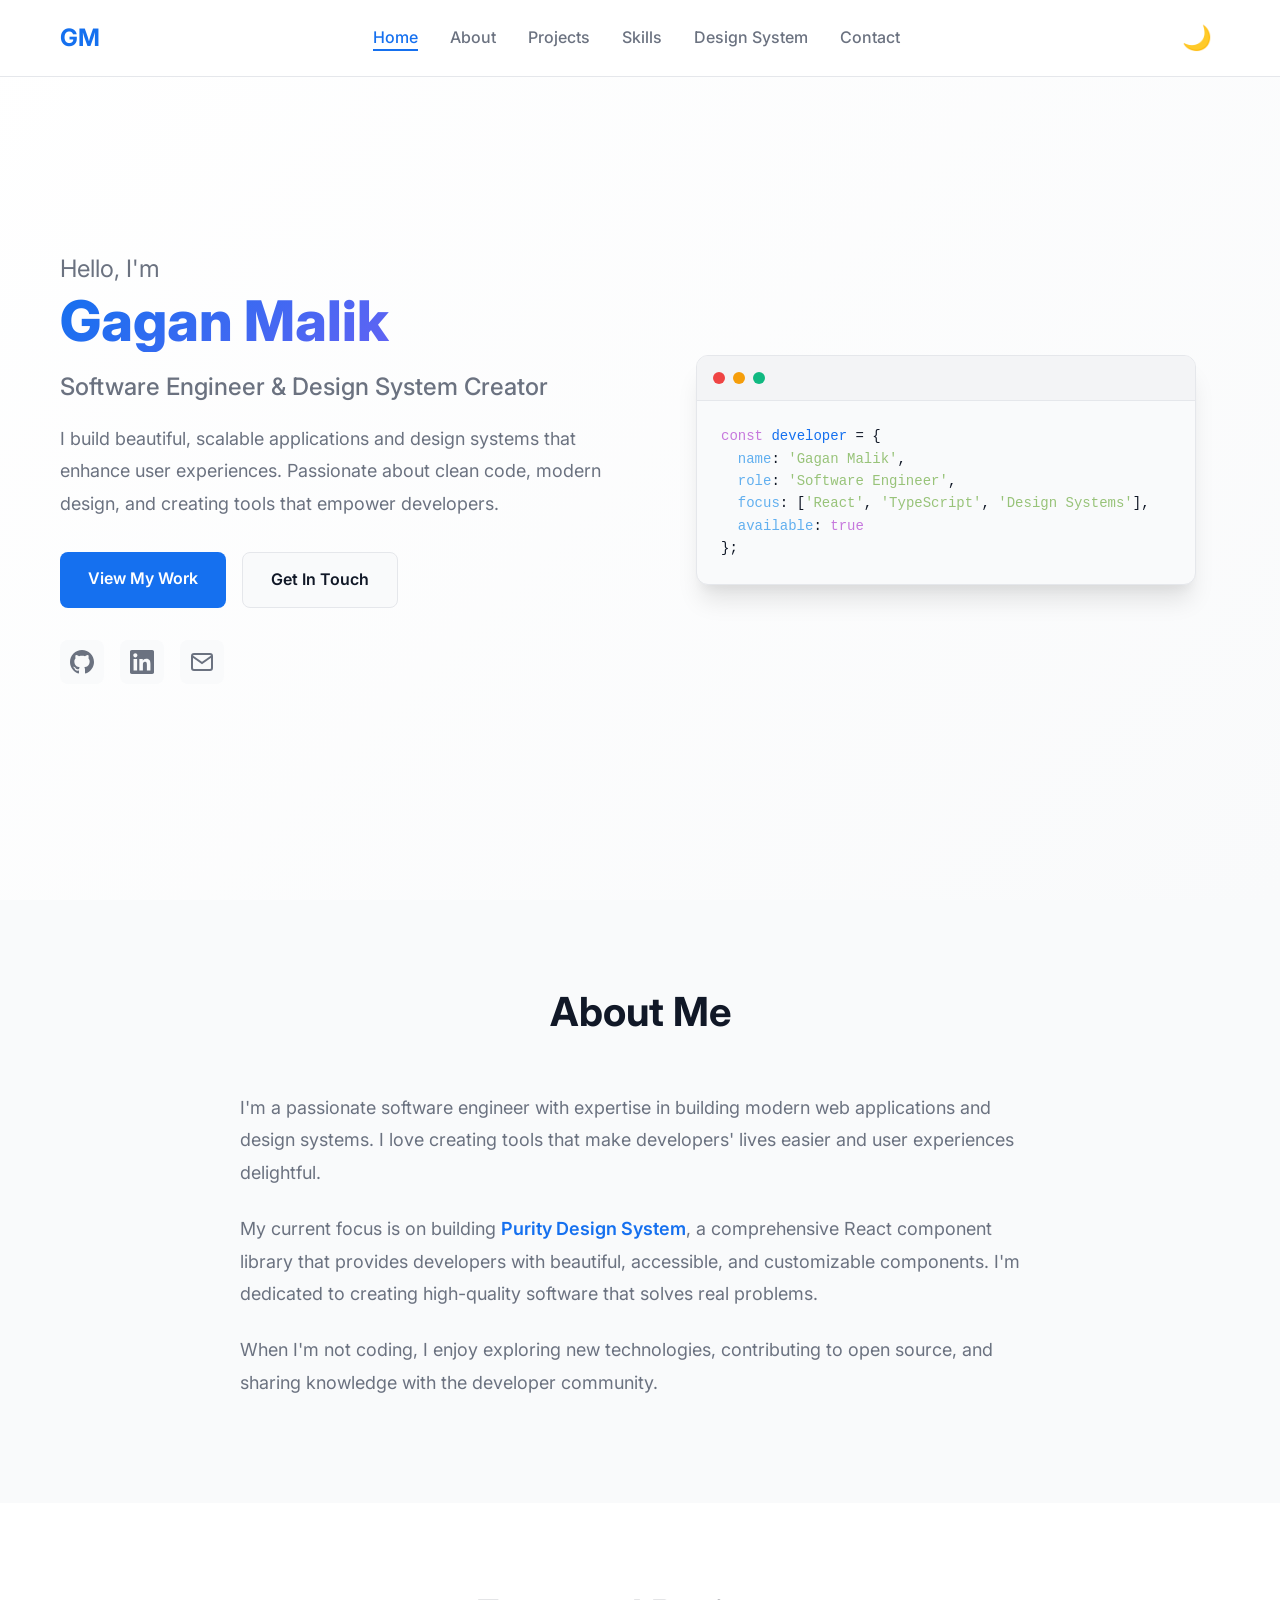
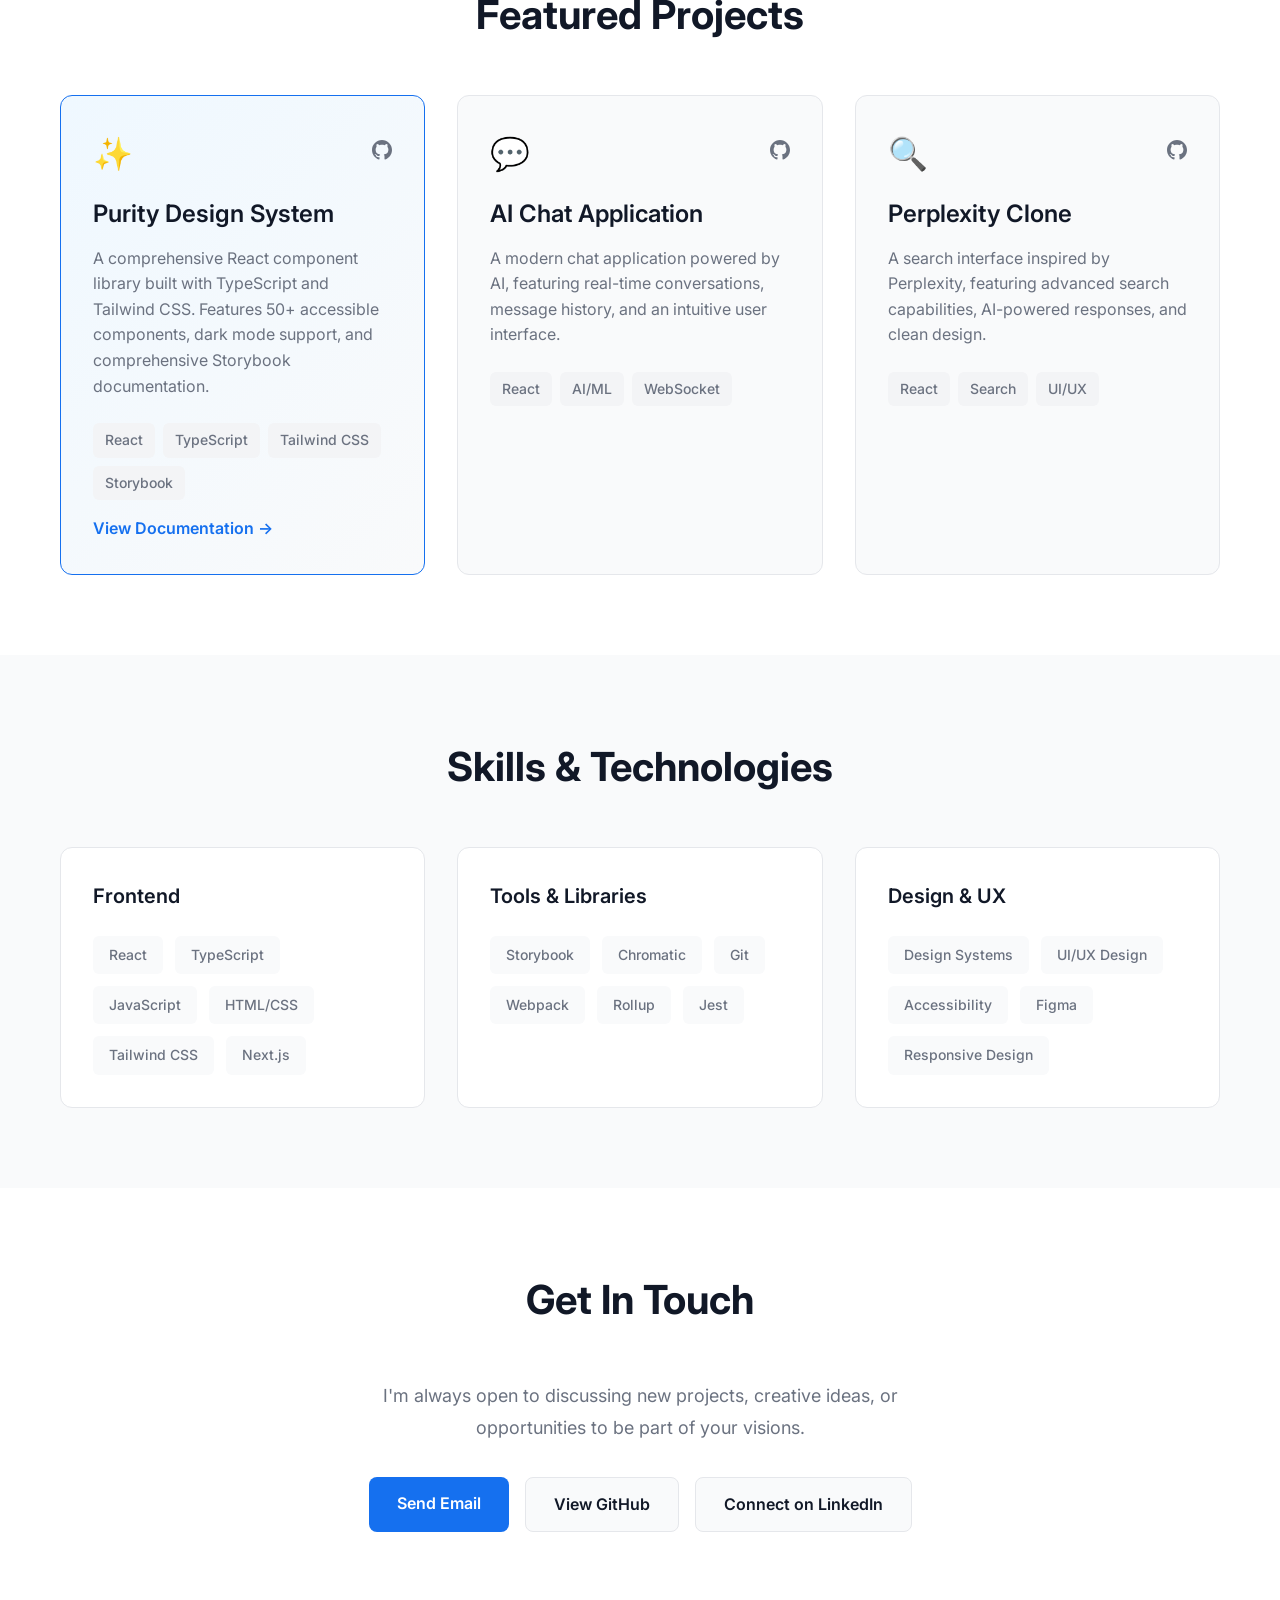
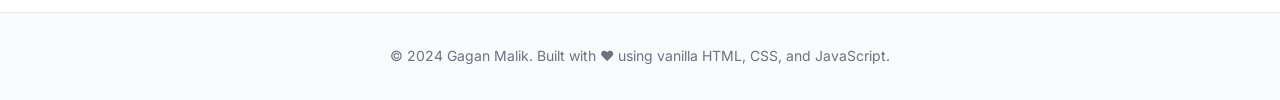
<file: index.html>
<!DOCTYPE html>
<html lang="en">
<head>
    <meta charset="UTF-8">
    <meta name="viewport" content="width=device-width, initial-scale=1.0">
    <meta name="description" content="Gagan Malik - Software Engineer & Design System Creator">
    <meta name="keywords" content="Gagan Malik, Software Engineer, React, TypeScript, Design System">
    <title>Gagan Malik - Software Engineer</title>
    <link rel="stylesheet" href="styles.css">
    <link rel="preconnect" href="https://fonts.googleapis.com">
    <link rel="preconnect" href="https://fonts.gstatic.com" crossorigin>
    <link href="https://fonts.googleapis.com/css2?family=Inter:wght@300;400;500;600;700;800&display=swap" rel="stylesheet">
</head>
<body>
    <!-- Navigation -->
    <nav class="navbar" id="navbar">
        <div class="container">
            <div class="nav-content">
                <div class="logo">
                    <a href="#home">GM</a>
                </div>
                <ul class="nav-links" id="navLinks">
                    <li><a href="#home">Home</a></li>
                    <li><a href="#about">About</a></li>
                    <li><a href="#projects">Projects</a></li>
                    <li><a href="#skills">Skills</a></li>
                    <li><a href="/design-system/">Design System</a></li>
                    <li><a href="#contact">Contact</a></li>
                </ul>
                <button class="theme-toggle" id="themeToggle" aria-label="Toggle theme">
                    <span class="theme-icon">🌙</span>
                </button>
                <button class="mobile-menu-toggle" id="mobileMenuToggle" aria-label="Toggle menu">
                    <span></span>
                    <span></span>
                    <span></span>
                </button>
            </div>
        </div>
    </nav>

    <!-- Hero Section -->
    <section id="home" class="hero">
        <div class="container">
            <div class="hero-content">
                <div class="hero-text">
                    <h1 class="hero-title">
                        <span class="greeting">Hello, I'm</span>
                        <span class="name">Gagan Malik</span>
                    </h1>
                    <p class="hero-subtitle">
                        Software Engineer & Design System Creator
                    </p>
                    <p class="hero-description">
                        I build beautiful, scalable applications and design systems that enhance user experiences. 
                        Passionate about clean code, modern design, and creating tools that empower developers.
                    </p>
                    <div class="hero-buttons">
                        <a href="#projects" class="btn btn-primary">View My Work</a>
                        <a href="#contact" class="btn btn-secondary">Get In Touch</a>
                    </div>
                    <div class="social-links">
                        <a href="https://github.com/gagan-malik" target="_blank" rel="noopener noreferrer" aria-label="GitHub">
                            <svg width="24" height="24" viewBox="0 0 24 24" fill="currentColor">
                                <path d="M12 0c-6.626 0-12 5.373-12 12 0 5.302 3.438 9.8 8.207 11.387.599.111.793-.261.793-.577v-2.234c-3.338.726-4.033-1.416-4.033-1.416-.546-1.387-1.333-1.756-1.333-1.756-1.089-.745.083-.729.083-.729 1.205.084 1.839 1.237 1.839 1.237 1.07 1.834 2.807 1.304 3.492.997.107-.775.418-1.305.762-1.604-2.665-.305-5.467-1.334-5.467-5.931 0-1.311.469-2.381 1.236-3.221-.124-.303-.535-1.524.117-3.176 0 0 1.008-.322 3.301 1.23.957-.266 1.983-.399 3.003-.404 1.02.005 2.047.138 3.006.404 2.291-1.552 3.297-1.23 3.297-1.23.653 1.653.242 2.874.118 3.176.77.84 1.235 1.911 1.235 3.221 0 4.609-2.807 5.624-5.479 5.921.43.372.823 1.102.823 2.222v3.293c0 .319.192.694.801.576 4.765-1.589 8.199-6.086 8.199-11.386 0-6.627-5.373-12-12-12z"/>
                            </svg>
                        </a>
                        <a href="https://www.linkedin.com/in/gagan-malik" target="_blank" rel="noopener noreferrer" aria-label="LinkedIn">
                            <svg width="24" height="24" viewBox="0 0 24 24" fill="currentColor">
                                <path d="M20.447 20.452h-3.554v-5.569c0-1.328-.027-3.037-1.852-3.037-1.853 0-2.136 1.445-2.136 2.939v5.667H9.351V9h3.414v1.561h.046c.477-.9 1.637-1.85 3.37-1.85 3.601 0 4.267 2.37 4.267 5.455v6.286zM5.337 7.433c-1.144 0-2.063-.926-2.063-2.065 0-1.138.92-2.063 2.063-2.063 1.14 0 2.064.925 2.064 2.063 0 1.139-.925 2.065-2.064 2.065zm1.782 13.019H3.555V9h3.564v11.452zM22.225 0H1.771C.792 0 0 .774 0 1.729v20.542C0 23.227.792 24 1.771 24h20.451C23.2 24 24 23.227 24 22.271V1.729C24 .774 23.2 0 22.222 0h.003z"/>
                            </svg>
                        </a>
                        <a href="mailto:contact@gaganmalik.co.uk" aria-label="Email">
                            <svg width="24" height="24" viewBox="0 0 24 24" fill="none" stroke="currentColor" stroke-width="2">
                                <path d="M4 4h16c1.1 0 2 .9 2 2v12c0 1.1-.9 2-2 2H4c-1.1 0-2-.9-2-2V6c0-1.1.9-2 2-2z"/>
                                <polyline points="22,6 12,13 2,6"/>
                            </svg>
                        </a>
                    </div>
                </div>
                <div class="hero-visual">
                    <div class="hero-card">
                        <div class="code-block">
                            <div class="code-header">
                                <span class="code-dot"></span>
                                <span class="code-dot"></span>
                                <span class="code-dot"></span>
                            </div>
                            <div class="code-content">
                                <pre><code><span class="code-keyword">const</span> <span class="code-variable">developer</span> = {
  <span class="code-property">name</span>: <span class="code-string">'Gagan Malik'</span>,
  <span class="code-property">role</span>: <span class="code-string">'Software Engineer'</span>,
  <span class="code-property">focus</span>: [<span class="code-string">'React'</span>, <span class="code-string">'TypeScript'</span>, <span class="code-string">'Design Systems'</span>],
  <span class="code-property">available</span>: <span class="code-keyword">true</span>
};</code></pre>
                            </div>
                        </div>
                    </div>
                </div>
            </div>
        </div>
    </section>

    <!-- About Section -->
    <section id="about" class="about">
        <div class="container">
            <h2 class="section-title">About Me</h2>
            <div class="about-content">
                <div class="about-text">
                    <p>
                        I'm a passionate software engineer with expertise in building modern web applications 
                        and design systems. I love creating tools that make developers' lives easier and 
                        user experiences delightful.
                    </p>
                    <p>
                        My current focus is on building <strong>Purity Design System</strong>, a comprehensive 
                        React component library that provides developers with beautiful, accessible, and 
                        customizable components. I'm dedicated to creating high-quality software that 
                        solves real problems.
                    </p>
                    <p>
                        When I'm not coding, I enjoy exploring new technologies, contributing to open source, 
                        and sharing knowledge with the developer community.
                    </p>
                </div>
            </div>
        </div>
    </section>

    <!-- Projects Section -->
    <section id="projects" class="projects">
        <div class="container">
            <h2 class="section-title">Featured Projects</h2>
            <div class="projects-grid">
                <div class="project-card featured">
                    <div class="project-header">
                        <div class="project-icon">✨</div>
                        <div class="project-links">
                            <a href="https://github.com/gagan-malik/purity-design-system" target="_blank" rel="noopener noreferrer" aria-label="GitHub">
                                <svg width="20" height="20" viewBox="0 0 24 24" fill="currentColor">
                                    <path d="M12 0c-6.626 0-12 5.373-12 12 0 5.302 3.438 9.8 8.207 11.387.599.111.793-.261.793-.577v-2.234c-3.338.726-4.033-1.416-4.033-1.416-.546-1.387-1.333-1.756-1.333-1.756-1.089-.745.083-.729.083-.729 1.205.084 1.839 1.237 1.839 1.237 1.07 1.834 2.807 1.304 3.492.997.107-.775.418-1.305.762-1.604-2.665-.305-5.467-1.334-5.467-5.931 0-1.311.469-2.381 1.236-3.221-.124-.303-.535-1.524.117-3.176 0 0 1.008-.322 3.301 1.23.957-.266 1.983-.399 3.003-.404 1.02.005 2.047.138 3.006.404 2.291-1.552 3.297-1.23 3.297-1.23.653 1.653.242 2.874.118 3.176.77.84 1.235 1.911 1.235 3.221 0 4.609-2.807 5.624-5.479 5.921.43.372.823 1.102.823 2.222v3.293c0 .319.192.694.801.576 4.765-1.589 8.199-6.086 8.199-11.386 0-6.627-5.373-12-12-12z"/>
                                </svg>
                            </a>
                        </div>
                    </div>
                    <h3 class="project-title">Purity Design System</h3>
                    <p class="project-description">
                        A comprehensive React component library built with TypeScript and Tailwind CSS. 
                        Features 50+ accessible components, dark mode support, and comprehensive Storybook documentation.
                    </p>
                    <div class="project-tech">
                        <span class="tech-tag">React</span>
                        <span class="tech-tag">TypeScript</span>
                        <span class="tech-tag">Tailwind CSS</span>
                        <span class="tech-tag">Storybook</span>
                    </div>
                    <a href="/design-system/" class="project-link">
                        View Documentation →
                    </a>
                </div>

                <div class="project-card">
                    <div class="project-header">
                        <div class="project-icon">💬</div>
                        <div class="project-links">
                            <a href="https://github.com/gagan-malik/ai-chat-app" target="_blank" rel="noopener noreferrer" aria-label="GitHub">
                                <svg width="20" height="20" viewBox="0 0 24 24" fill="currentColor">
                                    <path d="M12 0c-6.626 0-12 5.373-12 12 0 5.302 3.438 9.8 8.207 11.387.599.111.793-.261.793-.577v-2.234c-3.338.726-4.033-1.416-4.033-1.416-.546-1.387-1.333-1.756-1.333-1.756-1.089-.745.083-.729.083-.729 1.205.084 1.839 1.237 1.839 1.237 1.07 1.834 2.807 1.304 3.492.997.107-.775.418-1.305.762-1.604-2.665-.305-5.467-1.334-5.467-5.931 0-1.311.469-2.381 1.236-3.221-.124-.303-.535-1.524.117-3.176 0 0 1.008-.322 3.301 1.23.957-.266 1.983-.399 3.003-.404 1.02.005 2.047.138 3.006.404 2.291-1.552 3.297-1.23 3.297-1.23.653 1.653.242 2.874.118 3.176.77.84 1.235 1.911 1.235 3.221 0 4.609-2.807 5.624-5.479 5.921.43.372.823 1.102.823 2.222v3.293c0 .319.192.694.801.576 4.765-1.589 8.199-6.086 8.199-11.386 0-6.627-5.373-12-12-12z"/>
                                </svg>
                            </a>
                        </div>
                    </div>
                    <h3 class="project-title">AI Chat Application</h3>
                    <p class="project-description">
                        A modern chat application powered by AI, featuring real-time conversations, 
                        message history, and an intuitive user interface.
                    </p>
                    <div class="project-tech">
                        <span class="tech-tag">React</span>
                        <span class="tech-tag">AI/ML</span>
                        <span class="tech-tag">WebSocket</span>
                    </div>
                </div>

                <div class="project-card">
                    <div class="project-header">
                        <div class="project-icon">🔍</div>
                        <div class="project-links">
                            <a href="https://github.com/gagan-malik/perplexity-clone" target="_blank" rel="noopener noreferrer" aria-label="GitHub">
                                <svg width="20" height="20" viewBox="0 0 24 24" fill="currentColor">
                                    <path d="M12 0c-6.626 0-12 5.373-12 12 0 5.302 3.438 9.8 8.207 11.387.599.111.793-.261.793-.577v-2.234c-3.338.726-4.033-1.416-4.033-1.416-.546-1.387-1.333-1.756-1.333-1.756-1.089-.745.083-.729.083-.729 1.205.084 1.839 1.237 1.839 1.237 1.07 1.834 2.807 1.304 3.492.997.107-.775.418-1.305.762-1.604-2.665-.305-5.467-1.334-5.467-5.931 0-1.311.469-2.381 1.236-3.221-.124-.303-.535-1.524.117-3.176 0 0 1.008-.322 3.301 1.23.957-.266 1.983-.399 3.003-.404 1.02.005 2.047.138 3.006.404 2.291-1.552 3.297-1.23 3.297-1.23.653 1.653.242 2.874.118 3.176.77.84 1.235 1.911 1.235 3.221 0 4.609-2.807 5.624-5.479 5.921.43.372.823 1.102.823 2.222v3.293c0 .319.192.694.801.576 4.765-1.589 8.199-6.086 8.199-11.386 0-6.627-5.373-12-12-12z"/>
                                </svg>
                            </a>
                        </div>
                    </div>
                    <h3 class="project-title">Perplexity Clone</h3>
                    <p class="project-description">
                        A search interface inspired by Perplexity, featuring advanced search capabilities, 
                        AI-powered responses, and clean design.
                    </p>
                    <div class="project-tech">
                        <span class="tech-tag">React</span>
                        <span class="tech-tag">Search</span>
                        <span class="tech-tag">UI/UX</span>
                    </div>
                </div>
            </div>
        </div>
    </section>

    <!-- Skills Section -->
    <section id="skills" class="skills">
        <div class="container">
            <h2 class="section-title">Skills & Technologies</h2>
            <div class="skills-grid">
                <div class="skill-category">
                    <h3 class="skill-category-title">Frontend</h3>
                    <div class="skill-items">
                        <span class="skill-item">React</span>
                        <span class="skill-item">TypeScript</span>
                        <span class="skill-item">JavaScript</span>
                        <span class="skill-item">HTML/CSS</span>
                        <span class="skill-item">Tailwind CSS</span>
                        <span class="skill-item">Next.js</span>
                    </div>
                </div>
                <div class="skill-category">
                    <h3 class="skill-category-title">Tools & Libraries</h3>
                    <div class="skill-items">
                        <span class="skill-item">Storybook</span>
                        <span class="skill-item">Chromatic</span>
                        <span class="skill-item">Git</span>
                        <span class="skill-item">Webpack</span>
                        <span class="skill-item">Rollup</span>
                        <span class="skill-item">Jest</span>
                    </div>
                </div>
                <div class="skill-category">
                    <h3 class="skill-category-title">Design & UX</h3>
                    <div class="skill-items">
                        <span class="skill-item">Design Systems</span>
                        <span class="skill-item">UI/UX Design</span>
                        <span class="skill-item">Accessibility</span>
                        <span class="skill-item">Figma</span>
                        <span class="skill-item">Responsive Design</span>
                    </div>
                </div>
            </div>
        </div>
    </section>

    <!-- Contact Section -->
    <section id="contact" class="contact">
        <div class="container">
            <h2 class="section-title">Get In Touch</h2>
            <div class="contact-content">
                <p class="contact-description">
                    I'm always open to discussing new projects, creative ideas, or opportunities to be part of your visions.
                </p>
                <div class="contact-buttons">
                    <a href="mailto:contact@gaganmalik.co.uk" class="btn btn-primary">
                        Send Email
                    </a>
                    <a href="https://github.com/gagan-malik" target="_blank" rel="noopener noreferrer" class="btn btn-secondary">
                        View GitHub
                    </a>
                    <a href="https://www.linkedin.com/in/gagan-malik" target="_blank" rel="noopener noreferrer" class="btn btn-secondary">
                        Connect on LinkedIn
                    </a>
                </div>
            </div>
        </div>
    </section>

    <!-- Footer -->
    <footer class="footer">
        <div class="container">
            <p>&copy; 2024 Gagan Malik. Built with ❤️ using vanilla HTML, CSS, and JavaScript.</p>
        </div>
    </footer>

    <script src="script.js"></script>
</body>
</html>
</file>
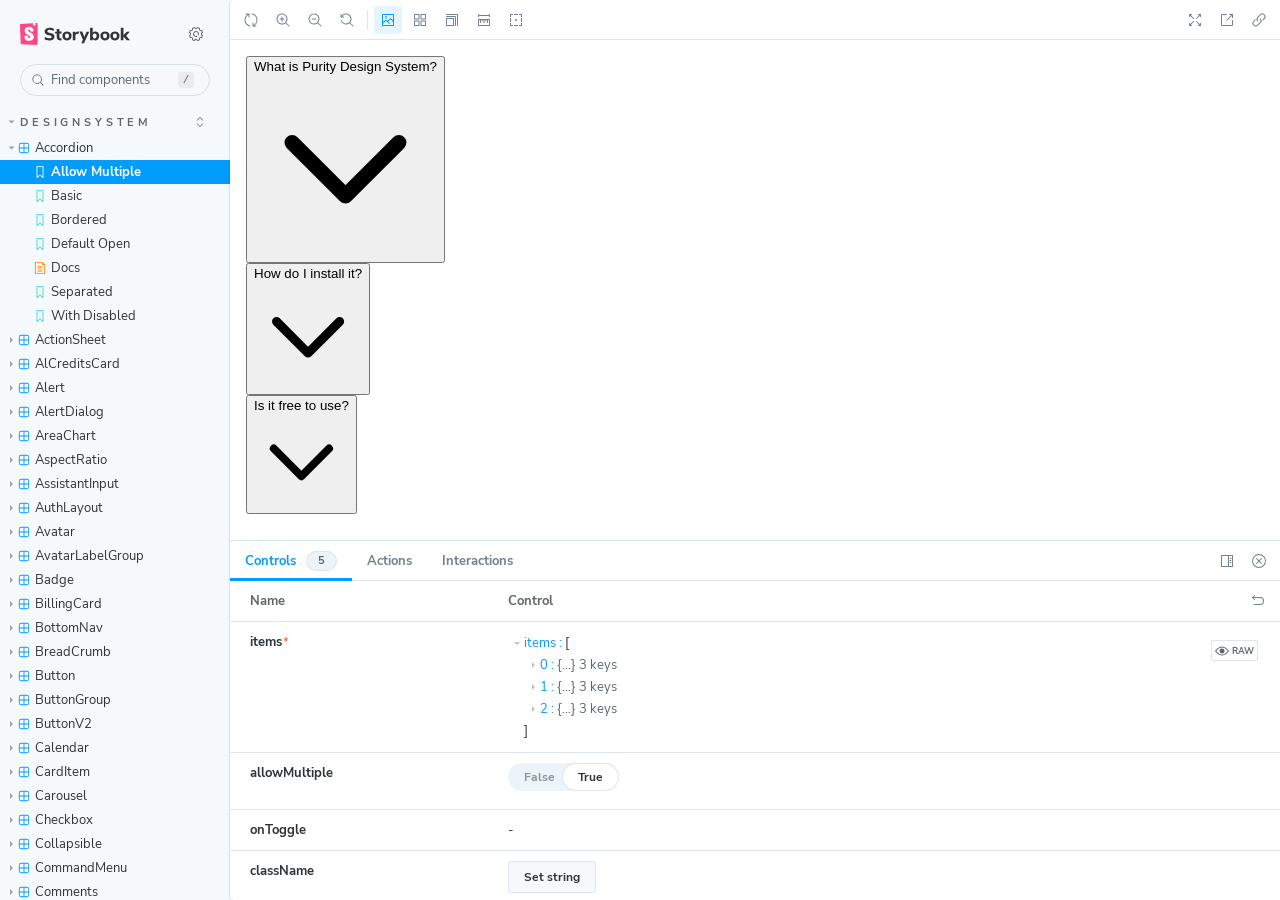
<file: design-system/index.html>
<!DOCTYPE html>
<html lang="en">
  <head>
    <meta charset="utf-8" />

    <title>@storybook/cli - Storybook</title>
    <meta name="viewport" content="width=device-width, initial-scale=1" />

    
    <link rel="icon" type="image/svg+xml" href="./favicon.svg" />
    
    <link
      rel="prefetch"
      href="./sb-common-assets/nunito-sans-regular.woff2"
      as="font"
      type="font/woff2"
      crossorigin
    />
    <link
      rel="prefetch"
      href="./sb-common-assets/nunito-sans-bold.woff2"
      as="font"
      type="font/woff2"
      crossorigin
    />
    <link rel="stylesheet" href="./sb-common-assets/fonts.css" />

    <link href="./sb-manager/runtime.js" rel="modulepreload" />

    
    <link href="./sb-addons/links-0/manager-bundle.js" rel="modulepreload" />
    
    <link href="./sb-addons/essentials-controls-1/manager-bundle.js" rel="modulepreload" />
    
    <link href="./sb-addons/essentials-actions-2/manager-bundle.js" rel="modulepreload" />
    
    <link href="./sb-addons/essentials-backgrounds-3/manager-bundle.js" rel="modulepreload" />
    
    <link href="./sb-addons/essentials-viewport-4/manager-bundle.js" rel="modulepreload" />
    
    <link href="./sb-addons/essentials-toolbars-5/manager-bundle.js" rel="modulepreload" />
    
    <link href="./sb-addons/essentials-measure-6/manager-bundle.js" rel="modulepreload" />
    
    <link href="./sb-addons/essentials-outline-7/manager-bundle.js" rel="modulepreload" />
    
    <link href="./sb-addons/onboarding-8/manager-bundle.js" rel="modulepreload" />
    
    <link href="./sb-addons/interactions-9/manager-bundle.js" rel="modulepreload" />
       

    <style>
      #storybook-root[hidden] {
        display: none !important;
      }
    </style>

    
  </head>
  <body>
    <div id="root"></div>

    
    <script>
      
        
          window['FEATURES'] = {
  "warnOnLegacyHierarchySeparator": true,
  "buildStoriesJson": false,
  "storyStoreV7": true,
  "argTypeTargetsV7": true,
  "legacyDecoratorFileOrder": false,
  "disallowImplicitActionsInRenderV8": false
};
        
      
        
          window['REFS'] = {};
        
      
        
          window['LOGLEVEL'] = "info";
        
      
        
          window['DOCS_OPTIONS'] = {
  "defaultName": "Docs",
  "autodocs": "tag"
};
        
      
        
          window['CONFIG_TYPE'] = "PRODUCTION";
        
      
        
      
        
      
    </script>
    

    <script type="module">
      import './sb-manager/runtime.js';

      
      import './sb-addons/links-0/manager-bundle.js';
      
      import './sb-addons/essentials-controls-1/manager-bundle.js';
      
      import './sb-addons/essentials-actions-2/manager-bundle.js';
      
      import './sb-addons/essentials-backgrounds-3/manager-bundle.js';
      
      import './sb-addons/essentials-viewport-4/manager-bundle.js';
      
      import './sb-addons/essentials-toolbars-5/manager-bundle.js';
      
      import './sb-addons/essentials-measure-6/manager-bundle.js';
      
      import './sb-addons/essentials-outline-7/manager-bundle.js';
      
      import './sb-addons/onboarding-8/manager-bundle.js';
      
      import './sb-addons/interactions-9/manager-bundle.js';
      
    </script>

    <link href="./sb-preview/runtime.js" rel="prefetch" as="script" />
  </body>
</html>
</file>
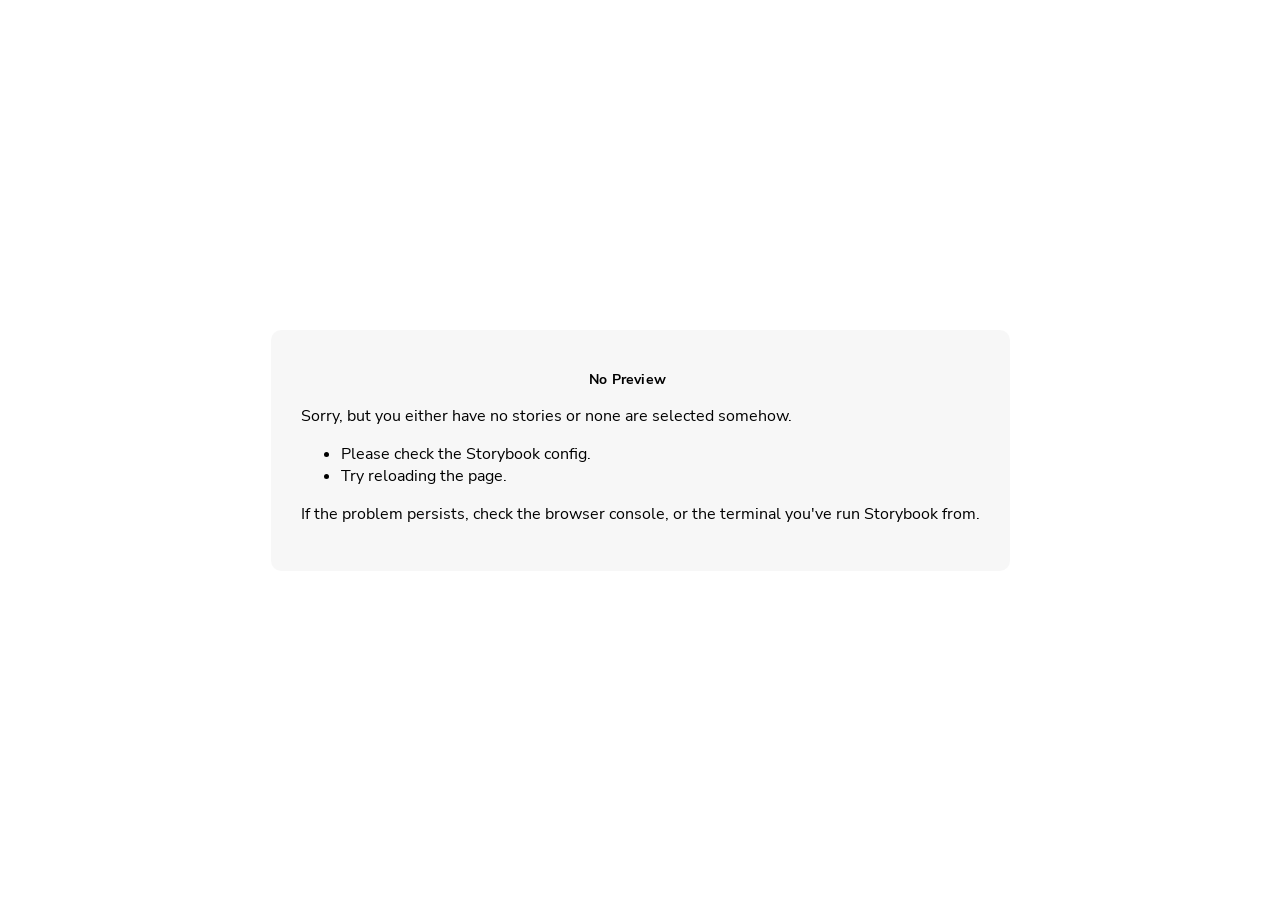
<file: iframe.html>
<!doctype html><html lang="en"><head><meta charset="utf-8"><title>Webpack App</title><meta name="viewport" content="width=device-width,initial-scale=1"><link rel="prefetch" href="./sb-common-assets/nunito-sans-regular.woff2" as="font" type="font/woff2" crossorigin><link rel="prefetch" href="./sb-common-assets/nunito-sans-italic.woff2" as="font" type="font/woff2" crossorigin><link rel="prefetch" href="./sb-common-assets/nunito-sans-bold.woff2" as="font" type="font/woff2" crossorigin><link rel="prefetch" href="./sb-common-assets/nunito-sans-bold-italic.woff2" as="font" type="font/woff2" crossorigin><link rel="stylesheet" href="./sb-common-assets/fonts.css"><base target="_parent"><style>/* While we aren't showing the main block yet, but still preparing, we want everything the user
     has rendered, which may or may not be in #storybook-root, to be display none */
  .sb-show-preparing-story:not(.sb-show-main) > :not(.sb-preparing-story) {
    display: none;
  }

  .sb-show-preparing-docs:not(.sb-show-main) > :not(.sb-preparing-docs) {
    display: none;
  }

  /* Hide our own blocks when we aren't supposed to be showing them */
  :not(.sb-show-preparing-story) > .sb-preparing-story,
  :not(.sb-show-preparing-docs) > .sb-preparing-docs,
  :not(.sb-show-nopreview) > .sb-nopreview,
  :not(.sb-show-errordisplay) > .sb-errordisplay {
    display: none;
  }

  .sb-show-main.sb-main-centered {
    margin: 0;
    display: flex;
    align-items: center;
    min-height: 100vh;
  }

  .sb-show-main.sb-main-centered #storybook-root {
    box-sizing: border-box;
    margin: auto;
    padding: 1rem;
    max-height: 100%; /* Hack for centering correctly in IE11 */
  }

  /* Vertical centering fix for IE11 */
  @media screen and (-ms-high-contrast: none), (-ms-high-contrast: active) {
    .sb-show-main.sb-main-centered:after {
      content: '';
      min-height: inherit;
      font-size: 0;
    }
  }

  .sb-show-main.sb-main-fullscreen {
    margin: 0;
    padding: 0;
    display: block;
  }

  .sb-show-main.sb-main-padded {
    margin: 0;
    padding: 1rem;
    display: block;
    box-sizing: border-box;
  }

  .sb-wrapper {
    position: fixed;
    top: 0;
    bottom: 0;
    left: 0;
    right: 0;
    padding: 20px;
    font-family: 'Nunito Sans', -apple-system, '.SFNSText-Regular', 'San Francisco',
      BlinkMacSystemFont, 'Segoe UI', 'Helvetica Neue', Helvetica, Arial, sans-serif;
    -webkit-font-smoothing: antialiased;
    overflow: auto;
  }

  .sb-heading {
    font-size: 14px;
    font-weight: 600;
    letter-spacing: 0.2px;
    margin: 10px 0;
    padding-right: 25px;
  }

  .sb-nopreview {
    display: flex;
    align-content: center;
    justify-content: center;
  }

  .sb-nopreview_main {
    margin: auto;
    padding: 30px;
    border-radius: 10px;
    background: rgba(0, 0, 0, 0.03);
  }

  .sb-nopreview_heading {
    text-align: center;
  }

  .sb-errordisplay {
    border: 20px solid rgb(187, 49, 49);
    background: #222;
    color: #fff;
    z-index: 999999;
  }

  .sb-errordisplay_code {
    padding: 10px;
    background: #000;
    color: #eee;
    font-family: 'Operator Mono', 'Fira Code Retina', 'Fira Code', 'FiraCode-Retina', 'Andale Mono',
      'Lucida Console', Consolas, Monaco, monospace;
  }

  .sb-errordisplay pre {
    white-space: pre-wrap;
  }

  @-webkit-keyframes sb-rotate360 {
    from {
      transform: rotate(0deg);
    }
    to {
      transform: rotate(360deg);
    }
  }
  @keyframes sb-rotate360 {
    from {
      transform: rotate(0deg);
    }
    to {
      transform: rotate(360deg);
    }
  }
  @-webkit-keyframes sb-glow {
    0%,
    100% {
      opacity: 1;
    }
    50% {
      opacity: 0.4;
    }
  }
  @keyframes sb-glow {
    0%,
    100% {
      opacity: 1;
    }
    50% {
      opacity: 0.4;
    }
  }

  /* We display the preparing loaders *over* the rendering story */
  .sb-preparing-story,
  .sb-preparing-docs {
    background-color: white;
    /* Maximum possible z-index. It would be better to use stacking contexts to ensure it's always
    on top, but this isn't possible as it would require making CSS changes that could affect user code */
    z-index: 2147483647;
  }

  .sb-loader {
    -webkit-animation: sb-rotate360 0.7s linear infinite;
    animation: sb-rotate360 0.7s linear infinite;
    border-color: rgba(97, 97, 97, 0.29);
    border-radius: 50%;
    border-style: solid;
    border-top-color: #646464;
    border-width: 2px;
    display: inline-block;
    height: 32px;
    left: 50%;
    margin-left: -16px;
    margin-top: -16px;
    mix-blend-mode: difference;
    overflow: hidden;
    position: absolute;
    top: 50%;
    transition: all 200ms ease-out;
    vertical-align: top;
    width: 32px;
    z-index: 4;
  }

  .sb-previewBlock {
    background: #fff;
    border: 1px solid rgba(0, 0, 0, 0.1);
    border-radius: 4px;
    box-shadow: rgba(0, 0, 0, 0.1) 0 1px 3px 0;
    margin: 25px auto 40px;
    max-width: 600px;
  }

  .sb-previewBlock_header {
    align-items: center;
    box-shadow: rgba(0, 0, 0, 0.1) 0 -1px 0 0 inset;
    display: flex;
    gap: 14px;
    height: 40px;
    padding: 0 12px;
  }

  .sb-previewBlock_icon {
    -webkit-animation: sb-glow 1.5s ease-in-out infinite;
    animation: sb-glow 1.5s ease-in-out infinite;
    background: #e6e6e6;
    height: 14px;
    width: 14px;
  }
  .sb-previewBlock_icon:last-child {
    margin-left: auto;
  }

  .sb-previewBlock_body {
    -webkit-animation: sb-glow 1.5s ease-in-out infinite;
    animation: sb-glow 1.5s ease-in-out infinite;
    height: 182px;
    position: relative;
  }

  .sb-argstableBlock {
    border-collapse: collapse;
    border-spacing: 0;
    font-size: 13px;
    line-height: 20px;
    margin: 25px auto 40px;
    max-width: 600px;
    text-align: left;
    width: 100%;
  }
  .sb-argstableBlock th:first-of-type,
  .sb-argstableBlock td:first-of-type {
    padding-left: 20px;
  }
  .sb-argstableBlock th:nth-of-type(2),
  .sb-argstableBlock td:nth-of-type(2) {
    width: 35%;
  }
  .sb-argstableBlock th:nth-of-type(3),
  .sb-argstableBlock td:nth-of-type(3) {
    width: 15%;
  }
  .sb-argstableBlock th:last-of-type,
  .sb-argstableBlock td:last-of-type {
    width: 25%;
    padding-right: 20px;
  }
  .sb-argstableBlock th span,
  .sb-argstableBlock td span {
    -webkit-animation: sb-glow 1.5s ease-in-out infinite;
    animation: sb-glow 1.5s ease-in-out infinite;
    background-color: rgba(0, 0, 0, 0.1);
    border-radius: 0;
    box-shadow: none;
    color: transparent;
  }
  .sb-argstableBlock th {
    padding: 10px 15px;
  }

  .sb-argstableBlock-body {
    border-radius: 4px;
    box-shadow: rgba(0, 0, 0, 0.1) 0 1px 3px 1px, rgba(0, 0, 0, 0.065) 0 0 0 1px;
  }
  .sb-argstableBlock-body tr {
    background: transparent;
    overflow: hidden;
  }
  .sb-argstableBlock-body tr:not(:first-child) {
    border-top: 1px solid #e6e6e6;
  }
  .sb-argstableBlock-body tr:first-child td:first-child {
    border-top-left-radius: 4px;
  }
  .sb-argstableBlock-body tr:first-child td:last-child {
    border-top-right-radius: 4px;
  }
  .sb-argstableBlock-body tr:last-child td:first-child {
    border-bottom-left-radius: 4px;
  }
  .sb-argstableBlock-body tr:last-child td:last-child {
    border-bottom-right-radius: 4px;
  }
  .sb-argstableBlock-body td {
    background: #fff;
    padding-bottom: 10px;
    padding-top: 10px;
    vertical-align: top;
  }
  .sb-argstableBlock-body td:not(:first-of-type) {
    padding-left: 15px;
    padding-right: 15px;
  }
  .sb-argstableBlock-body button {
    -webkit-animation: sb-glow 1.5s ease-in-out infinite;
    animation: sb-glow 1.5s ease-in-out infinite;
    background-color: rgba(0, 0, 0, 0.1);
    border: 0;
    border-radius: 0;
    box-shadow: none;
    color: transparent;
    display: inline;
    font-size: 12px;
    line-height: 1;
    padding: 10px 16px;
  }

  .sb-argstableBlock-summary {
    margin-top: 4px;
  }

  .sb-argstableBlock-code {
    margin-right: 4px;
    margin-bottom: 4px;
    padding: 2px 5px;
  }</style><script>/* globals window */
  /* eslint-disable no-underscore-dangle */
  try {
    if (window.top !== window) {
      window.__REACT_DEVTOOLS_GLOBAL_HOOK__ = window.top.__REACT_DEVTOOLS_GLOBAL_HOOK__;
      window.__VUE_DEVTOOLS_GLOBAL_HOOK__ = window.top.__VUE_DEVTOOLS_GLOBAL_HOOK__;
      window.top.__VUE_DEVTOOLS_CONTEXT__ = window.document;
    }
  } catch (e) {
    // eslint-disable-next-line no-console
    console.warn('unable to connect to top frame for connecting dev tools');
  }</script><style>#storybook-root[hidden],
      #storybook-docs[hidden] {
        display: none !important;
      }</style></head><body><div class="sb-preparing-story sb-wrapper"><div class="sb-loader"></div></div><div class="sb-preparing-docs sb-wrapper"><div class="sb-previewBlock"><div class="sb-previewBlock_header"><div class="sb-previewBlock_icon"></div><div class="sb-previewBlock_icon"></div><div class="sb-previewBlock_icon"></div><div class="sb-previewBlock_icon"></div></div><div class="sb-previewBlock_body"><div class="sb-loader"></div></div></div><table aria-hidden="true" class="sb-argstableBlock"><thead class="sb-argstableBlock-head"><tr><th><span>Name</span></th><th><span>Description</span></th><th><span>Default</span></th><th><span>Control</span></th></tr></thead><tbody class="sb-argstableBlock-body"><tr><td><span>propertyName</span><span title="Required">*</span></td><td><div><span>This is a short description</span></div><div class="sb-argstableBlock-summary"><div><span class="sb-argstableBlock-code">summary</span></div></div></td><td><div><span class="sb-argstableBlock-code">defaultValue</span></div></td><td><button>Set string</button></td></tr><tr><td><span>propertyName</span><span>*</span></td><td><div><span>This is a short description</span></div><div class="sb-argstableBlock-summary"><div><span class="sb-argstableBlock-code">summary</span></div></div></td><td><div><span class="sb-argstableBlock-code">defaultValue</span></div></td><td><button>Set string</button></td></tr><tr><td><span>propertyName</span><span>*</span></td><td><div><span>This is a short description</span></div><div class="sb-argstableBlock-summary"><div><span class="sb-argstableBlock-code">summary</span></div></div></td><td><div><span class="sb-argstableBlock-code">defaultValue</span></div></td><td><button>Set string</button></td></tr></tbody></table></div><div class="sb-nopreview sb-wrapper"><div class="sb-nopreview_main"><h1 class="sb-nopreview_heading sb-heading">No Preview</h1><p>Sorry, but you either have no stories or none are selected somehow.</p><ul><li>Please check the Storybook config.</li><li>Try reloading the page.</li></ul><p>If the problem persists, check the browser console, or the terminal you've run Storybook from.</p></div></div><div class="sb-errordisplay sb-wrapper"><pre id="error-message" class="sb-heading"></pre><pre class="sb-errordisplay_code"><code id="error-stack"></code></pre></div><div id="storybook-root"></div><div id="storybook-docs"></div><script>window['CONFIG_TYPE'] = "PRODUCTION";
          
      
          
            window['LOGLEVEL'] = "info";
          
      
          
            window['FRAMEWORK_OPTIONS'] = {"builder":{"useSWC":true}};
          
      
          
      
          
            window['FEATURES'] = {"warnOnLegacyHierarchySeparator":true,"buildStoriesJson":false,"storyStoreV7":true,"argTypeTargetsV7":true,"legacyDecoratorFileOrder":false,"disallowImplicitActionsInRenderV8":false};
          
      
          
      
          
            window['STORIES'] = [{"titlePrefix":"","directory":"./src","files":"**/*.mdx","importPathMatcher":"^\\.[\\\\/](?:src(?:\\/(?!\\.)(?:(?:(?!(?:^|\\/)\\.).)*?)\\/|\\/|$)(?!\\.)(?=.)[^/]*?\\.mdx)$"},{"titlePrefix":"","directory":"./src","files":"**/*.stories.@(js|jsx|mjs|ts|tsx)","importPathMatcher":"^\\.[\\\\/](?:src(?:\\/(?!\\.)(?:(?:(?!(?:^|\\/)\\.).)*?)\\/|\\/|$)(?!\\.)(?=.)[^/]*?\\.stories\\.(js|jsx|mjs|ts|tsx))$"}];
          
      
          
            window['DOCS_OPTIONS'] = {"defaultName":"Docs","autodocs":"tag"};</script><script type="module">import './sb-preview/runtime.js';

      
      import './runtime~main.2cc3cf89.iframe.bundle.js';
      
      import './4722.36dd030a.iframe.bundle.js';
      
      import './main.556dc390.iframe.bundle.js';</script></body></html>
</file>
<file: styles.css>
/* CSS Variables for Theming */
:root {
    --bg-primary: #ffffff;
    --bg-secondary: #f9fafb;
    --bg-tertiary: #f3f4f6;
    --text-primary: #111827;
    --text-secondary: #6b7280;
    --text-tertiary: #9ca3af;
    --border-color: #e5e7eb;
    --accent-primary: #1570ef;
    --accent-hover: #175cd3;
    --accent-light: #eff8ff;
    --shadow-sm: 0 1px 2px 0 rgba(0, 0, 0, 0.05);
    --shadow-md: 0 4px 6px -1px rgba(0, 0, 0, 0.1), 0 2px 4px -1px rgba(0, 0, 0, 0.06);
    --shadow-lg: 0 10px 15px -3px rgba(0, 0, 0, 0.1), 0 4px 6px -2px rgba(0, 0, 0, 0.05);
    --shadow-xl: 0 20px 25px -5px rgba(0, 0, 0, 0.1), 0 10px 10px -5px rgba(0, 0, 0, 0.04);
}

[data-theme="dark"] {
    --bg-primary: #030712;
    --bg-secondary: #101828;
    --bg-tertiary: #182230;
    --text-primary: #f9fafb;
    --text-secondary: #d0d5dd;
    --text-tertiary: #98a2b3;
    --border-color: #182230;
    --accent-primary: #2e90fa;
    --accent-hover: #1570ef;
    --accent-light: #0a1629;
    --shadow-sm: 0 1px 2px 0 rgba(0, 0, 0, 0.3);
    --shadow-md: 0 4px 6px -1px rgba(0, 0, 0, 0.3), 0 2px 4px -1px rgba(0, 0, 0, 0.2);
    --shadow-lg: 0 10px 15px -3px rgba(0, 0, 0, 0.3), 0 4px 6px -2px rgba(0, 0, 0, 0.2);
    --shadow-xl: 0 20px 25px -5px rgba(0, 0, 0, 0.3), 0 10px 10px -5px rgba(0, 0, 0, 0.2);
}

/* Reset & Base Styles */
* {
    margin: 0;
    padding: 0;
    box-sizing: border-box;
}

html {
    scroll-behavior: smooth;
}

body {
    font-family: 'Inter', -apple-system, BlinkMacSystemFont, 'Segoe UI', sans-serif;
    line-height: 1.6;
    color: var(--text-primary);
    background-color: var(--bg-primary);
    transition: background-color 0.3s ease, color 0.3s ease;
    overflow-x: hidden;
}

.container {
    max-width: 1200px;
    margin: 0 auto;
    padding: 0 20px;
}

/* Navigation */
.navbar {
    position: fixed;
    top: 0;
    left: 0;
    right: 0;
    background-color: var(--bg-primary);
    backdrop-filter: blur(10px);
    border-bottom: 1px solid var(--border-color);
    z-index: 1000;
    transition: all 0.3s ease;
}

.navbar.scrolled {
    box-shadow: var(--shadow-md);
}

.nav-content {
    display: flex;
    justify-content: space-between;
    align-items: center;
    padding: 1rem 0;
}

.logo a {
    font-size: 1.5rem;
    font-weight: 700;
    color: var(--accent-primary);
    text-decoration: none;
    letter-spacing: -0.02em;
}

.nav-links {
    display: flex;
    list-style: none;
    gap: 2rem;
}

.nav-links a {
    color: var(--text-secondary);
    text-decoration: none;
    font-weight: 500;
    transition: color 0.3s ease;
    position: relative;
}

.nav-links a:hover {
    color: var(--accent-primary);
}

.nav-links a::after {
    content: '';
    position: absolute;
    bottom: -4px;
    left: 0;
    width: 0;
    height: 2px;
    background-color: var(--accent-primary);
    transition: width 0.3s ease;
}

.nav-links a:hover::after {
    width: 100%;
}

.theme-toggle {
    background: none;
    border: none;
    cursor: pointer;
    font-size: 1.5rem;
    padding: 0.5rem;
    border-radius: 8px;
    transition: background-color 0.3s ease;
}

.theme-toggle:hover {
    background-color: var(--bg-secondary);
}

.mobile-menu-toggle {
    display: none;
    flex-direction: column;
    gap: 4px;
    background: none;
    border: none;
    cursor: pointer;
    padding: 0.5rem;
}

.mobile-menu-toggle span {
    width: 24px;
    height: 2px;
    background-color: var(--text-primary);
    transition: all 0.3s ease;
}

/* Hero Section */
.hero {
    padding: 120px 0 80px;
    min-height: 100vh;
    display: flex;
    align-items: center;
    background: linear-gradient(135deg, var(--bg-primary) 0%, var(--bg-secondary) 100%);
}

.hero-content {
    display: grid;
    grid-template-columns: 1fr 1fr;
    gap: 4rem;
    align-items: center;
}

.hero-title {
    font-size: 3.5rem;
    font-weight: 800;
    line-height: 1.1;
    margin-bottom: 1rem;
}

.hero-title .greeting {
    display: block;
    font-size: 1.5rem;
    font-weight: 400;
    color: var(--text-secondary);
    margin-bottom: 0.5rem;
}

.hero-title .name {
    display: block;
    background: linear-gradient(135deg, var(--accent-primary), #8b5cf6);
    -webkit-background-clip: text;
    -webkit-text-fill-color: transparent;
    background-clip: text;
}

.hero-subtitle {
    font-size: 1.5rem;
    color: var(--text-secondary);
    margin-bottom: 1rem;
    font-weight: 500;
}

.hero-description {
    font-size: 1.125rem;
    color: var(--text-secondary);
    margin-bottom: 2rem;
    line-height: 1.8;
}

.hero-buttons {
    display: flex;
    gap: 1rem;
    margin-bottom: 2rem;
    flex-wrap: wrap;
}

.btn {
    display: inline-block;
    padding: 0.875rem 1.75rem;
    border-radius: 8px;
    font-weight: 600;
    text-decoration: none;
    transition: all 0.3s ease;
    border: none;
    cursor: pointer;
    font-size: 1rem;
}

.btn-primary {
    background-color: var(--accent-primary);
    color: white;
}

.btn-primary:hover {
    background-color: var(--accent-hover);
    transform: translateY(-2px);
    box-shadow: var(--shadow-lg);
}

.btn-secondary {
    background-color: var(--bg-secondary);
    color: var(--text-primary);
    border: 1px solid var(--border-color);
}

.btn-secondary:hover {
    background-color: var(--bg-tertiary);
    border-color: var(--accent-primary);
}

.social-links {
    display: flex;
    gap: 1rem;
}

.social-links a {
    display: flex;
    align-items: center;
    justify-content: center;
    width: 44px;
    height: 44px;
    border-radius: 8px;
    background-color: var(--bg-secondary);
    color: var(--text-secondary);
    transition: all 0.3s ease;
}

.social-links a:hover {
    background-color: var(--accent-primary);
    color: white;
    transform: translateY(-2px);
}

.hero-visual {
    display: flex;
    justify-content: center;
    align-items: center;
}

.hero-card {
    width: 100%;
    max-width: 500px;
}

.code-block {
    background-color: var(--bg-secondary);
    border-radius: 12px;
    overflow: hidden;
    box-shadow: var(--shadow-xl);
    border: 1px solid var(--border-color);
}

.code-header {
    display: flex;
    gap: 8px;
    padding: 1rem;
    background-color: var(--bg-tertiary);
    border-bottom: 1px solid var(--border-color);
}

.code-dot {
    width: 12px;
    height: 12px;
    border-radius: 50%;
    background-color: var(--text-tertiary);
}

.code-dot:nth-child(1) {
    background-color: #ef4444;
}

.code-dot:nth-child(2) {
    background-color: #f59e0b;
}

.code-dot:nth-child(3) {
    background-color: #10b981;
}

.code-content {
    padding: 1.5rem;
}

.code-content pre {
    margin: 0;
    font-family: 'Monaco', 'Courier New', monospace;
    font-size: 0.875rem;
    line-height: 1.6;
    overflow-x: auto;
}

.code-keyword {
    color: #c678dd;
}

.code-variable {
    color: var(--accent-primary);
}

.code-property {
    color: #61afef;
}

.code-string {
    color: #98c379;
}

/* Section Styles */
section {
    padding: 80px 0;
}

.section-title {
    font-size: 2.5rem;
    font-weight: 700;
    text-align: center;
    margin-bottom: 3rem;
    color: var(--text-primary);
}

/* About Section */
.about {
    background-color: var(--bg-secondary);
}

.about-content {
    max-width: 800px;
    margin: 0 auto;
}

.about-text p {
    font-size: 1.125rem;
    color: var(--text-secondary);
    margin-bottom: 1.5rem;
    line-height: 1.8;
}

.about-text strong {
    color: var(--accent-primary);
    font-weight: 600;
}

/* Projects Section */
.projects-grid {
    display: grid;
    grid-template-columns: repeat(auto-fit, minmax(320px, 1fr));
    gap: 2rem;
}

.project-card {
    background-color: var(--bg-secondary);
    border-radius: 12px;
    padding: 2rem;
    border: 1px solid var(--border-color);
    transition: all 0.3s ease;
}

.project-card:hover {
    transform: translateY(-4px);
    box-shadow: var(--shadow-lg);
    border-color: var(--accent-primary);
}

.project-card.featured {
    background: linear-gradient(135deg, var(--accent-light), var(--bg-secondary));
    border-color: var(--accent-primary);
}

.project-header {
    display: flex;
    justify-content: space-between;
    align-items: center;
    margin-bottom: 1rem;
}

.project-icon {
    font-size: 2rem;
}

.project-links a {
    color: var(--text-secondary);
    transition: color 0.3s ease;
}

.project-links a:hover {
    color: var(--accent-primary);
}

.project-title {
    font-size: 1.5rem;
    font-weight: 600;
    margin-bottom: 0.75rem;
    color: var(--text-primary);
}

.project-description {
    color: var(--text-secondary);
    margin-bottom: 1.5rem;
    line-height: 1.6;
}

.project-tech {
    display: flex;
    flex-wrap: wrap;
    gap: 0.5rem;
    margin-bottom: 1rem;
}

.tech-tag {
    display: inline-block;
    padding: 0.375rem 0.75rem;
    background-color: var(--bg-tertiary);
    color: var(--text-secondary);
    border-radius: 6px;
    font-size: 0.875rem;
    font-weight: 500;
}

.project-link {
    display: inline-flex;
    align-items: center;
    gap: 0.5rem;
    color: var(--accent-primary);
    text-decoration: none;
    font-weight: 600;
    transition: gap 0.3s ease;
}

.project-link:hover {
    gap: 0.75rem;
}

/* Skills Section */
.skills {
    background-color: var(--bg-secondary);
}

.skills-grid {
    display: grid;
    grid-template-columns: repeat(auto-fit, minmax(280px, 1fr));
    gap: 2rem;
}

.skill-category {
    background-color: var(--bg-primary);
    padding: 2rem;
    border-radius: 12px;
    border: 1px solid var(--border-color);
}

.skill-category-title {
    font-size: 1.25rem;
    font-weight: 600;
    margin-bottom: 1.5rem;
    color: var(--text-primary);
}

.skill-items {
    display: flex;
    flex-wrap: wrap;
    gap: 0.75rem;
}

.skill-item {
    display: inline-block;
    padding: 0.5rem 1rem;
    background-color: var(--bg-secondary);
    color: var(--text-secondary);
    border-radius: 6px;
    font-size: 0.875rem;
    font-weight: 500;
    transition: all 0.3s ease;
}

.skill-item:hover {
    background-color: var(--accent-primary);
    color: white;
    transform: translateY(-2px);
}

/* Contact Section */
.contact-content {
    max-width: 600px;
    margin: 0 auto;
    text-align: center;
}

.contact-description {
    font-size: 1.125rem;
    color: var(--text-secondary);
    margin-bottom: 2rem;
    line-height: 1.8;
}

.contact-buttons {
    display: flex;
    gap: 1rem;
    justify-content: center;
    flex-wrap: wrap;
}

/* Footer */
.footer {
    background-color: var(--bg-secondary);
    padding: 2rem 0;
    text-align: center;
    border-top: 1px solid var(--border-color);
}

.footer p {
    color: var(--text-secondary);
    font-size: 0.875rem;
}

/* Responsive Design */
@media (max-width: 768px) {
    .nav-links {
        position: fixed;
        top: 70px;
        left: -100%;
        width: 100%;
        height: calc(100vh - 70px);
        background-color: var(--bg-primary);
        flex-direction: column;
        padding: 2rem;
        transition: left 0.3s ease;
        box-shadow: var(--shadow-lg);
    }

    .nav-links.active {
        left: 0;
    }

    .mobile-menu-toggle {
        display: flex;
    }

    .hero-content {
        grid-template-columns: 1fr;
        gap: 2rem;
    }

    .hero-title {
        font-size: 2.5rem;
    }

    .hero-visual {
        order: -1;
    }

    .section-title {
        font-size: 2rem;
    }

    .projects-grid {
        grid-template-columns: 1fr;
    }

    .skills-grid {
        grid-template-columns: 1fr;
    }

    .contact-buttons {
        flex-direction: column;
    }

    .btn {
        width: 100%;
        text-align: center;
    }
}

@media (max-width: 480px) {
    .hero-title {
        font-size: 2rem;
    }

    .hero-subtitle {
        font-size: 1.25rem;
    }

    .hero-description {
        font-size: 1rem;
    }
}

/* Smooth Scrollbar */
::-webkit-scrollbar {
    width: 10px;
}

::-webkit-scrollbar-track {
    background: var(--bg-secondary);
}

::-webkit-scrollbar-thumb {
    background: var(--text-tertiary);
    border-radius: 5px;
}

::-webkit-scrollbar-thumb:hover {
    background: var(--text-secondary);
}

/* Animations */
@keyframes fadeInUp {
    from {
        opacity: 0;
        transform: translateY(30px);
    }
    to {
        opacity: 1;
        transform: translateY(0);
    }
}

.hero-text > * {
    animation: fadeInUp 0.6s ease-out;
}

.hero-text > *:nth-child(2) {
    animation-delay: 0.1s;
}

.hero-text > *:nth-child(3) {
    animation-delay: 0.2s;
}

.hero-text > *:nth-child(4) {
    animation-delay: 0.3s;
}

.hero-text > *:nth-child(5) {
    animation-delay: 0.4s;
}
</file>
<file: design-system/sb-common-assets/fonts.css>
@font-face {
  font-family: 'Nunito Sans';
  font-style: normal;
  font-weight: 400;
  font-display: swap;
  src: url('./nunito-sans-regular.woff2') format('woff2');
}

@font-face {
  font-family: 'Nunito Sans';
  font-style: italic;
  font-weight: 400;
  font-display: swap;
  src: url('./nunito-sans-italic.woff2') format('woff2');
}

@font-face {
  font-family: 'Nunito Sans';
  font-style: normal;
  font-weight: 700;
  font-display: swap;
  src: url('./nunito-sans-bold.woff2') format('woff2');
}

@font-face {
  font-family: 'Nunito Sans';
  font-style: italic;
  font-weight: 700;
  font-display: swap;
  src: url('./nunito-sans-bold-italic.woff2') format('woff2');
}
</file>
<file: sb-common-assets/fonts.css>
@font-face {
  font-family: 'Nunito Sans';
  font-style: normal;
  font-weight: 400;
  font-display: swap;
  src: url('./nunito-sans-regular.woff2') format('woff2');
}

@font-face {
  font-family: 'Nunito Sans';
  font-style: italic;
  font-weight: 400;
  font-display: swap;
  src: url('./nunito-sans-italic.woff2') format('woff2');
}

@font-face {
  font-family: 'Nunito Sans';
  font-style: normal;
  font-weight: 700;
  font-display: swap;
  src: url('./nunito-sans-bold.woff2') format('woff2');
}

@font-face {
  font-family: 'Nunito Sans';
  font-style: italic;
  font-weight: 700;
  font-display: swap;
  src: url('./nunito-sans-bold-italic.woff2') format('woff2');
}
</file>
